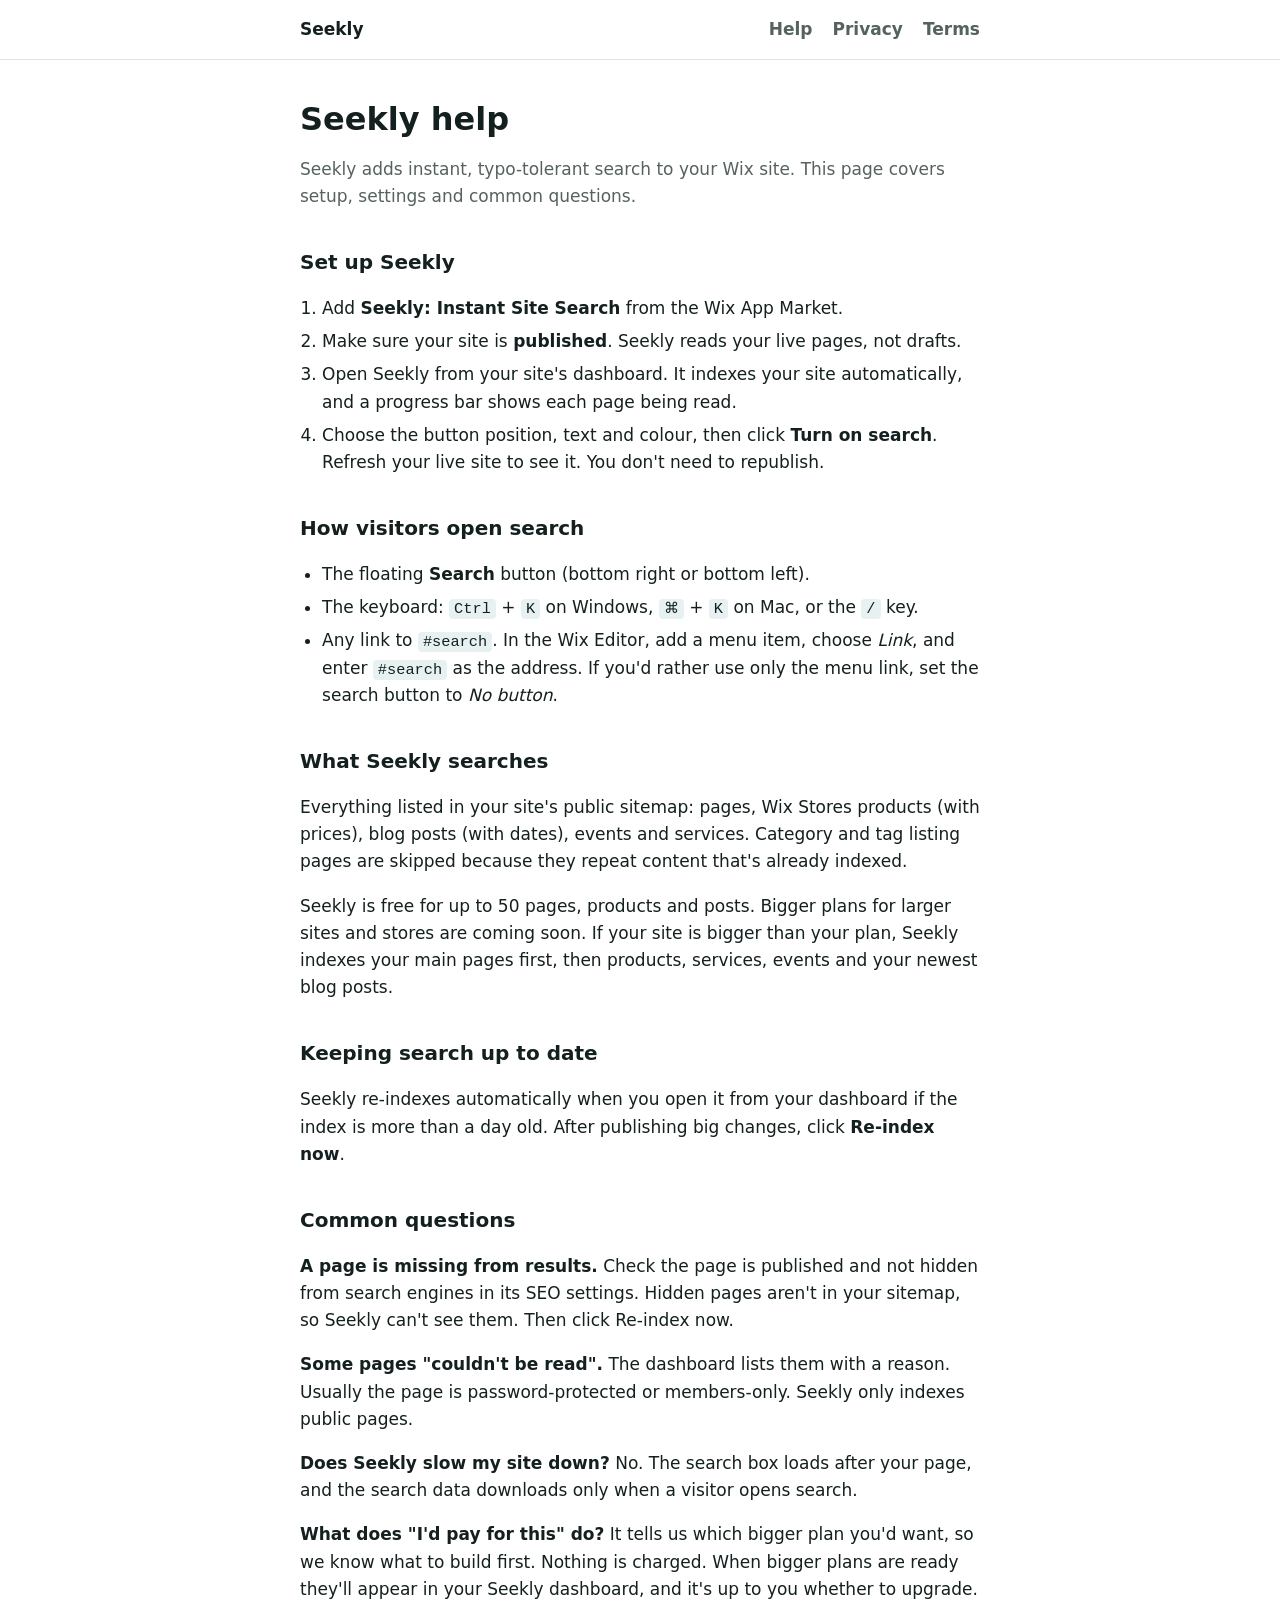
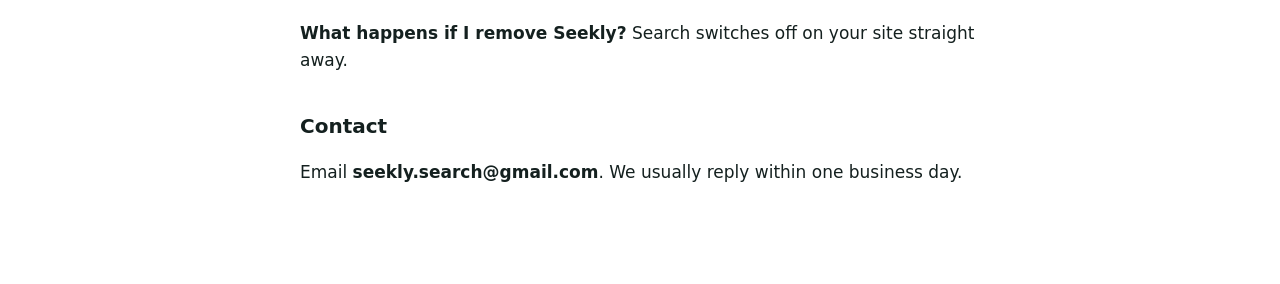
<file: index.html>
<!doctype html>
<html lang="en">
<head>
<meta charset="utf-8">
<meta name="viewport" content="width=device-width, initial-scale=1">
<title>Seekly Help</title>
<meta name="description" content="How to set up and use Seekly: Instant Site Search on your Wix site.">
<link rel="stylesheet" href="style.css">
</head>
<body>
<header><div><a href="index.html">Seekly</a><a href="index.html">Help</a><a href="privacy.html">Privacy</a><a href="terms.html">Terms</a></div></header>
<main>
<h1>Seekly help</h1>
<p class="muted">Seekly adds instant, typo-tolerant search to your Wix site. This page covers setup, settings and common questions.</p>

<h2>Set up Seekly</h2>
<ol>
  <li>Add <strong>Seekly: Instant Site Search</strong> from the Wix App Market.</li>
  <li>Make sure your site is <strong>published</strong>. Seekly reads your live pages, not drafts.</li>
  <li>Open Seekly from your site's dashboard. It indexes your site automatically, and a progress bar shows each page being read.</li>
  <li>Choose the button position, text and colour, then click <strong>Turn on search</strong>. Refresh your live site to see it. You don't need to republish.</li>
</ol>

<h2>How visitors open search</h2>
<ul>
  <li>The floating <strong>Search</strong> button (bottom right or bottom left).</li>
  <li>The keyboard: <kbd>Ctrl</kbd> + <kbd>K</kbd> on Windows, <kbd>⌘</kbd> + <kbd>K</kbd> on Mac, or the <kbd>/</kbd> key.</li>
  <li>Any link to <code>#search</code>. In the Wix Editor, add a menu item, choose <em>Link</em>, and enter <code>#search</code> as the address. If you'd rather use only the menu link, set the search button to <em>No button</em>.</li>
</ul>

<h2>What Seekly searches</h2>
<p>Everything listed in your site's public sitemap: pages, Wix Stores products (with prices), blog posts (with dates), events and services. Category and tag listing pages are skipped because they repeat content that's already indexed.</p>
<p>Seekly is free for up to 50 pages, products and posts. Bigger plans for larger sites and stores are coming soon. If your site is bigger than your plan, Seekly indexes your main pages first, then products, services, events and your newest blog posts.</p>

<h2>Keeping search up to date</h2>
<p>Seekly re-indexes automatically when you open it from your dashboard if the index is more than a day old. After publishing big changes, click <strong>Re-index now</strong>.</p>

<h2>Common questions</h2>
<p><strong>A page is missing from results.</strong> Check the page is published and not hidden from search engines in its SEO settings. Hidden pages aren't in your sitemap, so Seekly can't see them. Then click Re-index now.</p>
<p><strong>Some pages "couldn't be read".</strong> The dashboard lists them with a reason. Usually the page is password-protected or members-only. Seekly only indexes public pages.</p>
<p><strong>Does Seekly slow my site down?</strong> No. The search box loads after your page, and the search data downloads only when a visitor opens search.</p>
<p><strong>What does "I'd pay for this" do?</strong> It tells us which bigger plan you'd want, so we know what to build first. Nothing is charged. When bigger plans are ready they'll appear in your Seekly dashboard, and it's up to you whether to upgrade.</p>
<p><strong>What happens if I remove Seekly?</strong> Search switches off on your site straight away.</p>

<h2>Contact</h2>
<p>Email <strong>seekly.search@gmail.com</strong>. We usually reply within one business day.</p>
</main>
</body>
</html>
</file>
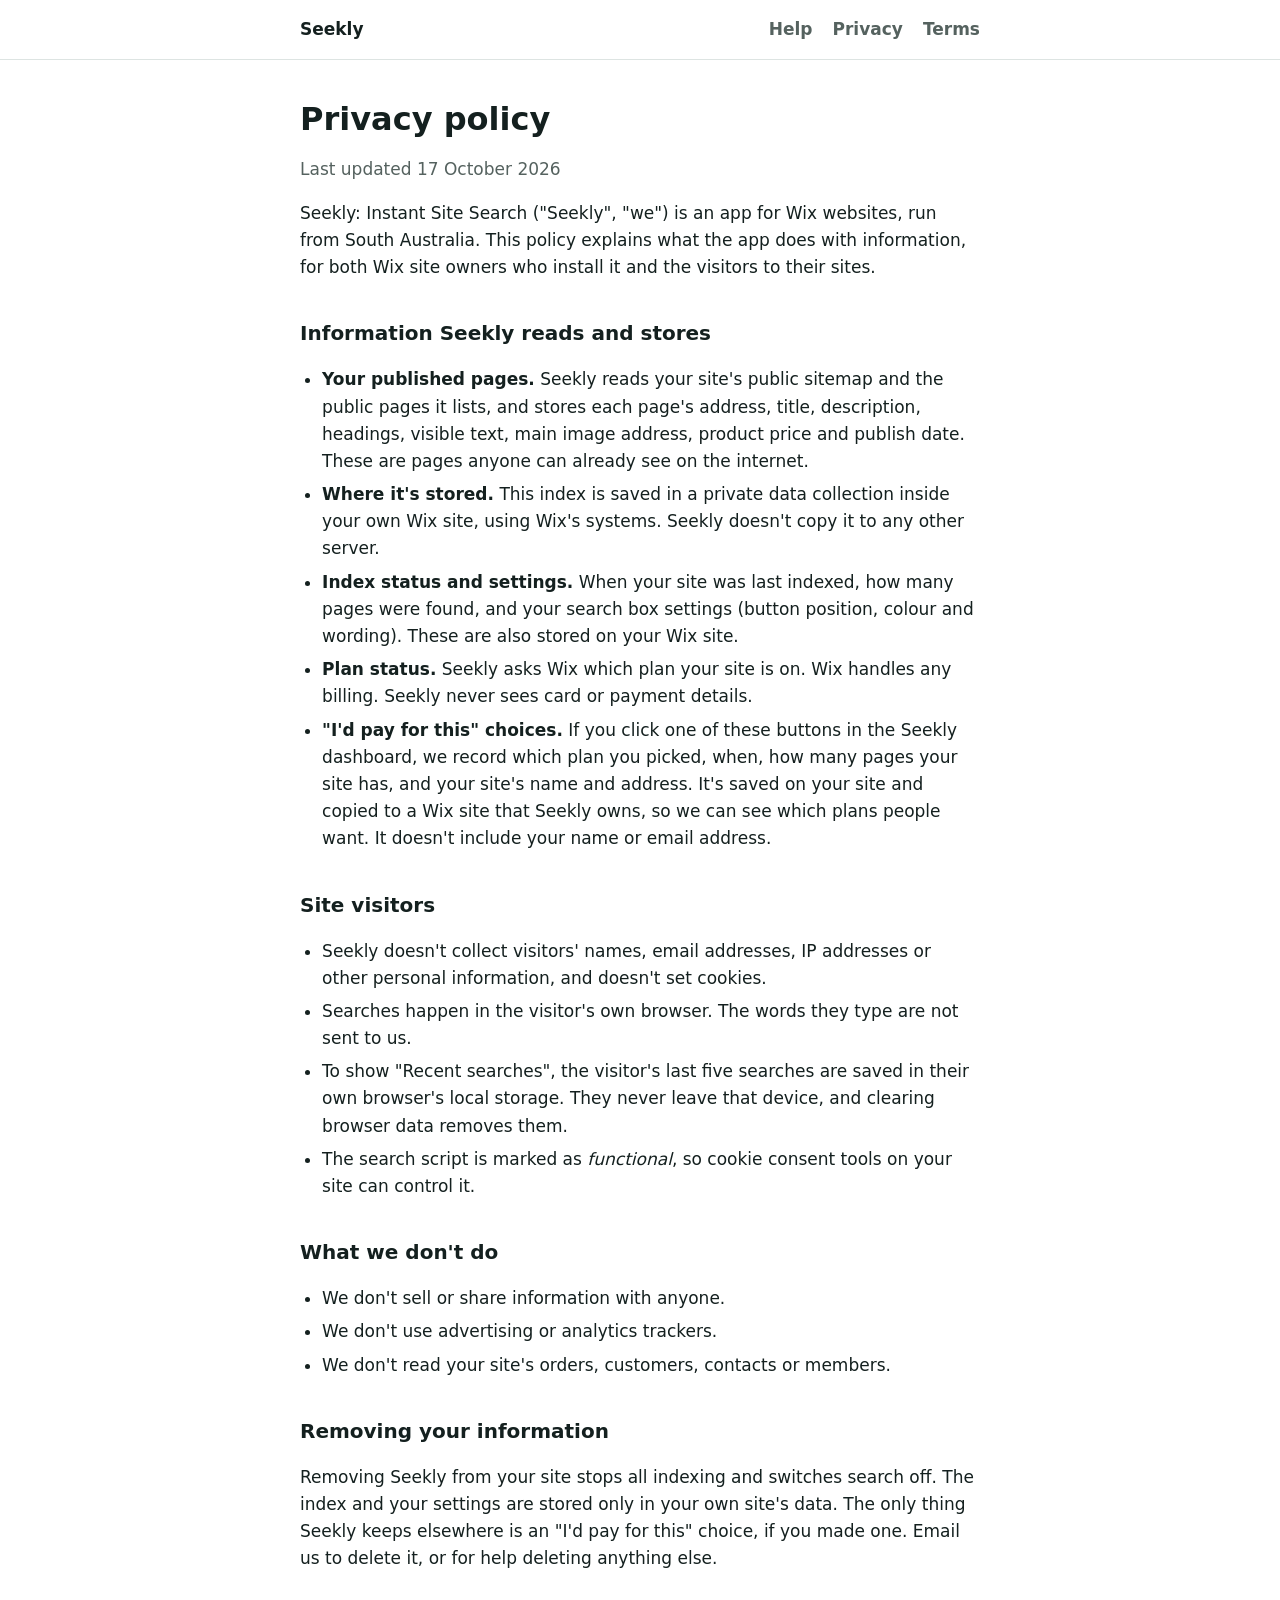
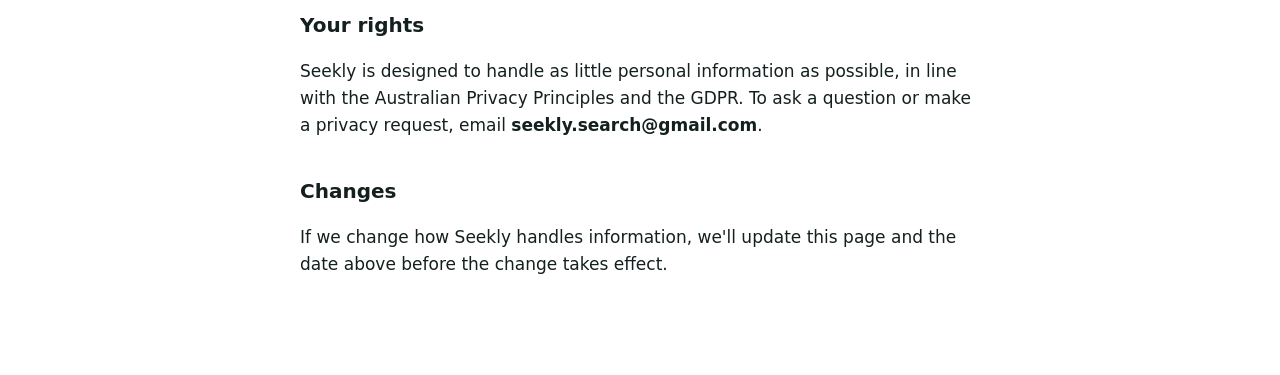
<file: privacy.html>
<!doctype html>
<html lang="en">
<head>
<meta charset="utf-8">
<meta name="viewport" content="width=device-width, initial-scale=1">
<title>Seekly Privacy Policy</title>
<meta name="description" content="What Seekly collects, where it's stored and how to remove it.">
<link rel="stylesheet" href="style.css">
</head>
<body>
<header><div><a href="index.html">Seekly</a><a href="index.html">Help</a><a href="privacy.html">Privacy</a><a href="terms.html">Terms</a></div></header>
<main>
<h1>Privacy policy</h1>
<p class="muted">Last updated 17 October 2026</p>

<p>Seekly: Instant Site Search ("Seekly", "we") is an app for Wix websites, run from South Australia. This policy explains what the app does with information, for both Wix site owners who install it and the visitors to their sites.</p>

<h2>Information Seekly reads and stores</h2>
<ul>
  <li><strong>Your published pages.</strong> Seekly reads your site's public sitemap and the public pages it lists, and stores each page's address, title, description, headings, visible text, main image address, product price and publish date. These are pages anyone can already see on the internet.</li>
  <li><strong>Where it's stored.</strong> This index is saved in a private data collection inside your own Wix site, using Wix's systems. Seekly doesn't copy it to any other server.</li>
  <li><strong>Index status and settings.</strong> When your site was last indexed, how many pages were found, and your search box settings (button position, colour and wording). These are also stored on your Wix site.</li>
  <li><strong>Plan status.</strong> Seekly asks Wix which plan your site is on. Wix handles any billing. Seekly never sees card or payment details.</li>
  <li><strong>"I'd pay for this" choices.</strong> If you click one of these buttons in the Seekly dashboard, we record which plan you picked, when, how many pages your site has, and your site's name and address. It's saved on your site and copied to a Wix site that Seekly owns, so we can see which plans people want. It doesn't include your name or email address.</li>
</ul>

<h2>Site visitors</h2>
<ul>
  <li>Seekly doesn't collect visitors' names, email addresses, IP addresses or other personal information, and doesn't set cookies.</li>
  <li>Searches happen in the visitor's own browser. The words they type are not sent to us.</li>
  <li>To show "Recent searches", the visitor's last five searches are saved in their own browser's local storage. They never leave that device, and clearing browser data removes them.</li>
  <li>The search script is marked as <em>functional</em>, so cookie consent tools on your site can control it.</li>
</ul>

<h2>What we don't do</h2>
<ul>
  <li>We don't sell or share information with anyone.</li>
  <li>We don't use advertising or analytics trackers.</li>
  <li>We don't read your site's orders, customers, contacts or members.</li>
</ul>

<h2>Removing your information</h2>
<p>Removing Seekly from your site stops all indexing and switches search off. The index and your settings are stored only in your own site's data. The only thing Seekly keeps elsewhere is an "I'd pay for this" choice, if you made one. Email us to delete it, or for help deleting anything else.</p>

<h2>Your rights</h2>
<p>Seekly is designed to handle as little personal information as possible, in line with the Australian Privacy Principles and the GDPR. To ask a question or make a privacy request, email <strong>seekly.search@gmail.com</strong>.</p>

<h2>Changes</h2>
<p>If we change how Seekly handles information, we'll update this page and the date above before the change takes effect.</p>
</main>
</body>
</html>
</file>
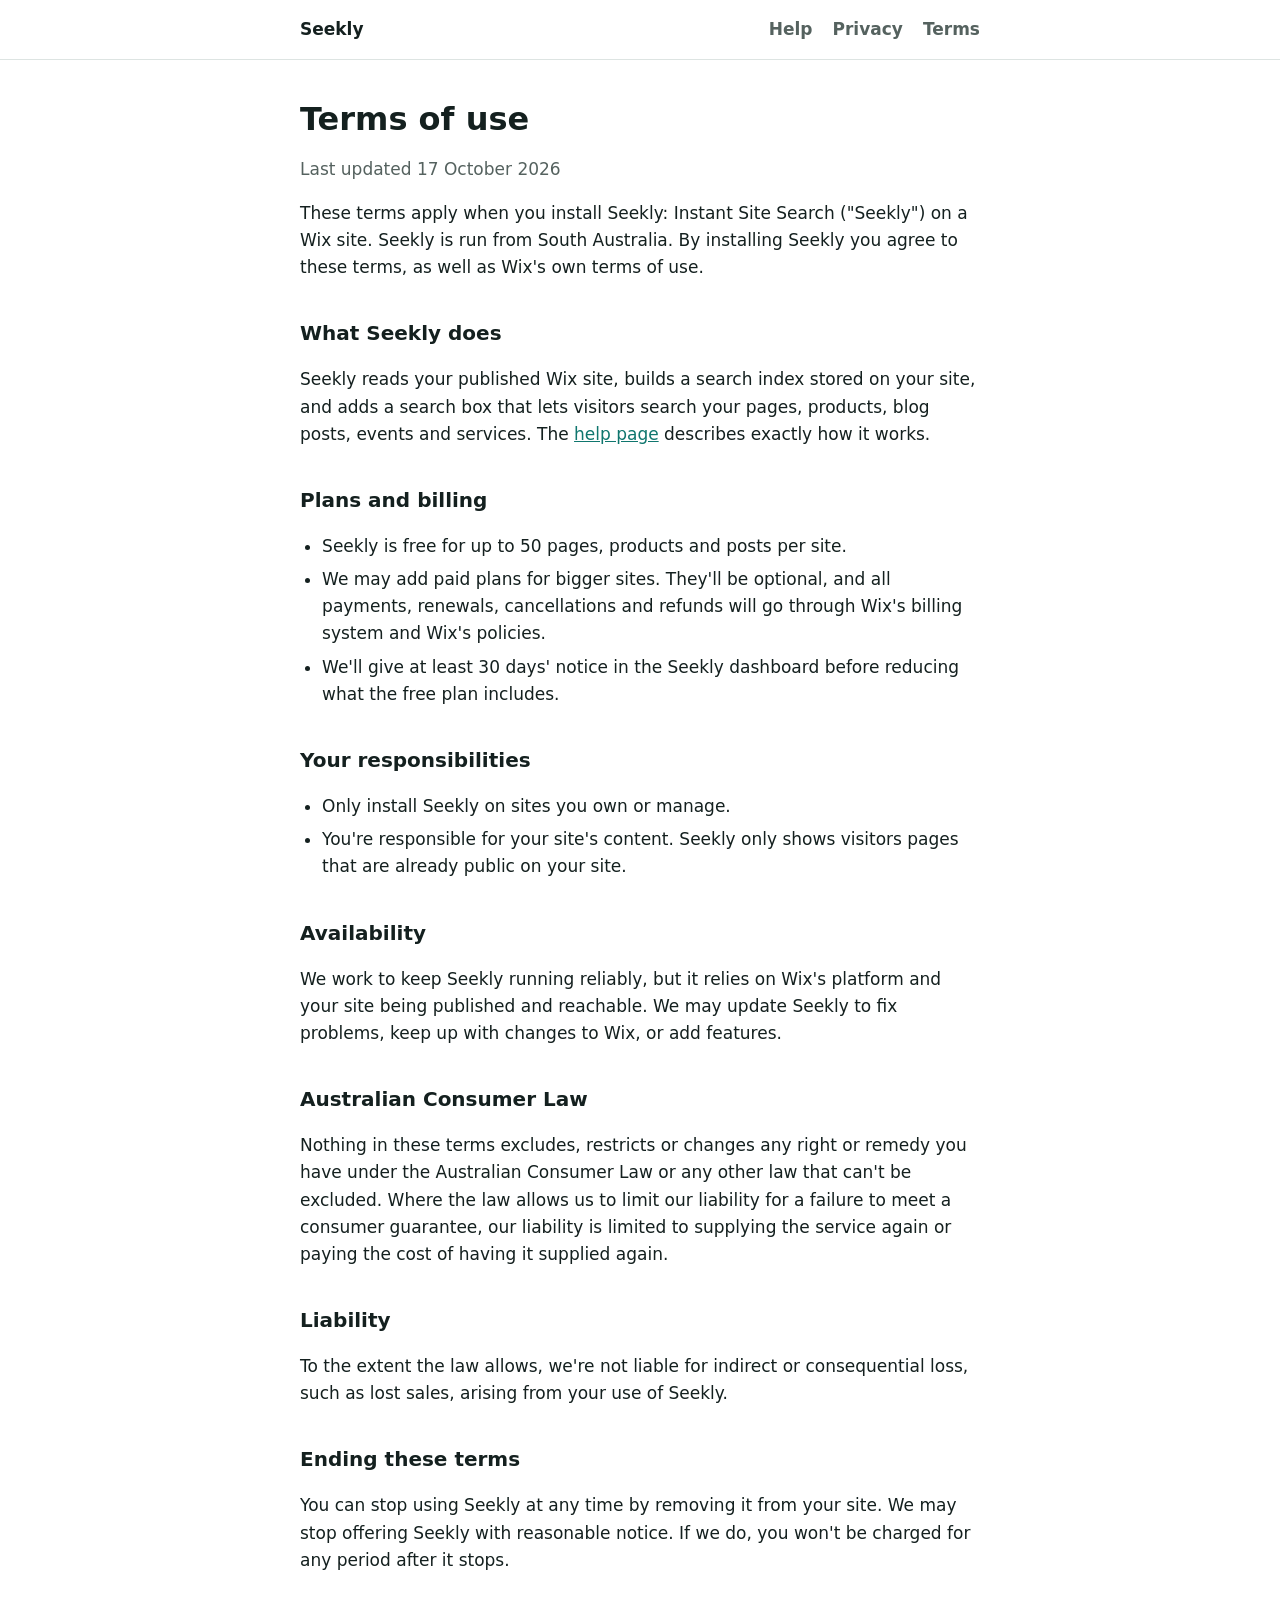
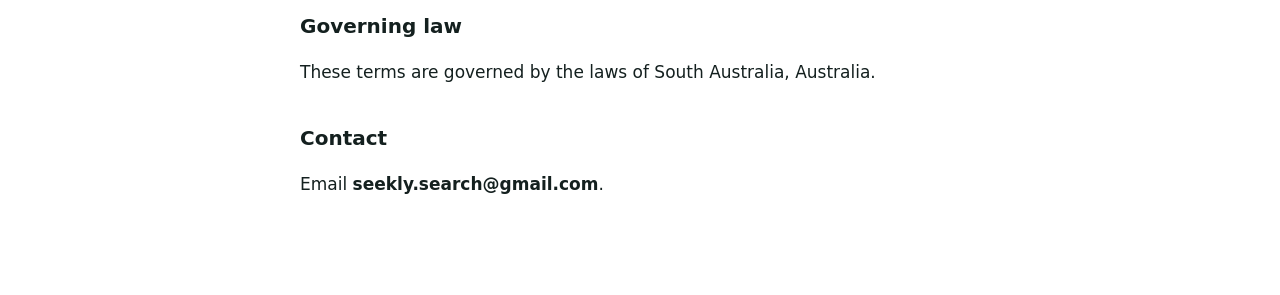
<file: terms.html>
<!doctype html>
<html lang="en">
<head>
<meta charset="utf-8">
<meta name="viewport" content="width=device-width, initial-scale=1">
<title>Seekly Terms of Use</title>
<meta name="description" content="The terms for using Seekly: Instant Site Search on a Wix site.">
<link rel="stylesheet" href="style.css">
</head>
<body>
<header><div><a href="index.html">Seekly</a><a href="index.html">Help</a><a href="privacy.html">Privacy</a><a href="terms.html">Terms</a></div></header>
<main>
<h1>Terms of use</h1>
<p class="muted">Last updated 17 October 2026</p>

<p>These terms apply when you install Seekly: Instant Site Search ("Seekly") on a Wix site. Seekly is run from South Australia. By installing Seekly you agree to these terms, as well as Wix's own terms of use.</p>

<h2>What Seekly does</h2>
<p>Seekly reads your published Wix site, builds a search index stored on your site, and adds a search box that lets visitors search your pages, products, blog posts, events and services. The <a href="index.html">help page</a> describes exactly how it works.</p>

<h2>Plans and billing</h2>
<ul>
  <li>Seekly is free for up to 50 pages, products and posts per site.</li>
  <li>We may add paid plans for bigger sites. They'll be optional, and all payments, renewals, cancellations and refunds will go through Wix's billing system and Wix's policies.</li>
  <li>We'll give at least 30 days' notice in the Seekly dashboard before reducing what the free plan includes.</li>
</ul>

<h2>Your responsibilities</h2>
<ul>
  <li>Only install Seekly on sites you own or manage.</li>
  <li>You're responsible for your site's content. Seekly only shows visitors pages that are already public on your site.</li>
</ul>

<h2>Availability</h2>
<p>We work to keep Seekly running reliably, but it relies on Wix's platform and your site being published and reachable. We may update Seekly to fix problems, keep up with changes to Wix, or add features.</p>

<h2>Australian Consumer Law</h2>
<p>Nothing in these terms excludes, restricts or changes any right or remedy you have under the Australian Consumer Law or any other law that can't be excluded. Where the law allows us to limit our liability for a failure to meet a consumer guarantee, our liability is limited to supplying the service again or paying the cost of having it supplied again.</p>

<h2>Liability</h2>
<p>To the extent the law allows, we're not liable for indirect or consequential loss, such as lost sales, arising from your use of Seekly.</p>

<h2>Ending these terms</h2>
<p>You can stop using Seekly at any time by removing it from your site. We may stop offering Seekly with reasonable notice. If we do, you won't be charged for any period after it stops.</p>

<h2>Governing law</h2>
<p>These terms are governed by the laws of South Australia, Australia.</p>

<h2>Contact</h2>
<p>Email <strong>seekly.search@gmail.com</strong>.</p>
</main>
</body>
</html>
</file>
<file: style.css>
:root { --bg: #ffffff; --fg: #14201f; --muted: #55625f; --line: #dde4e2; --accent: #0f766e; }
@media (prefers-color-scheme: dark) { :root { --bg: #101716; --fg: #e8efee; --muted: #9db0ae; --line: #24302f; --accent: #2bb3a6; color-scheme: dark; } }
* { box-sizing: border-box; }
body { margin: 0; background: var(--bg); color: var(--fg); font: 17px/1.6 "Segoe UI", system-ui, -apple-system, sans-serif; }
main { max-width: 720px; margin: 0 auto; padding: 40px 20px 80px; }
header { border-bottom: 1px solid var(--line); }
header div { max-width: 720px; margin: 0 auto; padding: 16px 20px; display: flex; gap: 20px; flex-wrap: wrap; align-items: center; }
header a { color: var(--muted); text-decoration: none; font-weight: 600; }
header a:first-child { color: var(--fg); font-weight: 700; margin-right: auto; }
header a:hover, header a:focus-visible { color: var(--accent); }
h1 { font-size: 2rem; line-height: 1.2; margin: 0 0 8px; text-wrap: balance; }
h2 { font-size: 1.25rem; margin: 36px 0 8px; }
p, li { color: var(--fg); }
.muted { color: var(--muted); }
a { color: var(--accent); }
code, kbd { font: 0.9em ui-monospace, Consolas, monospace; background: color-mix(in srgb, var(--accent) 10%, var(--bg)); padding: 1px 5px; border-radius: 4px; }
ol, ul { padding-left: 1.3em; }
li + li { margin-top: 6px; }
</file>
